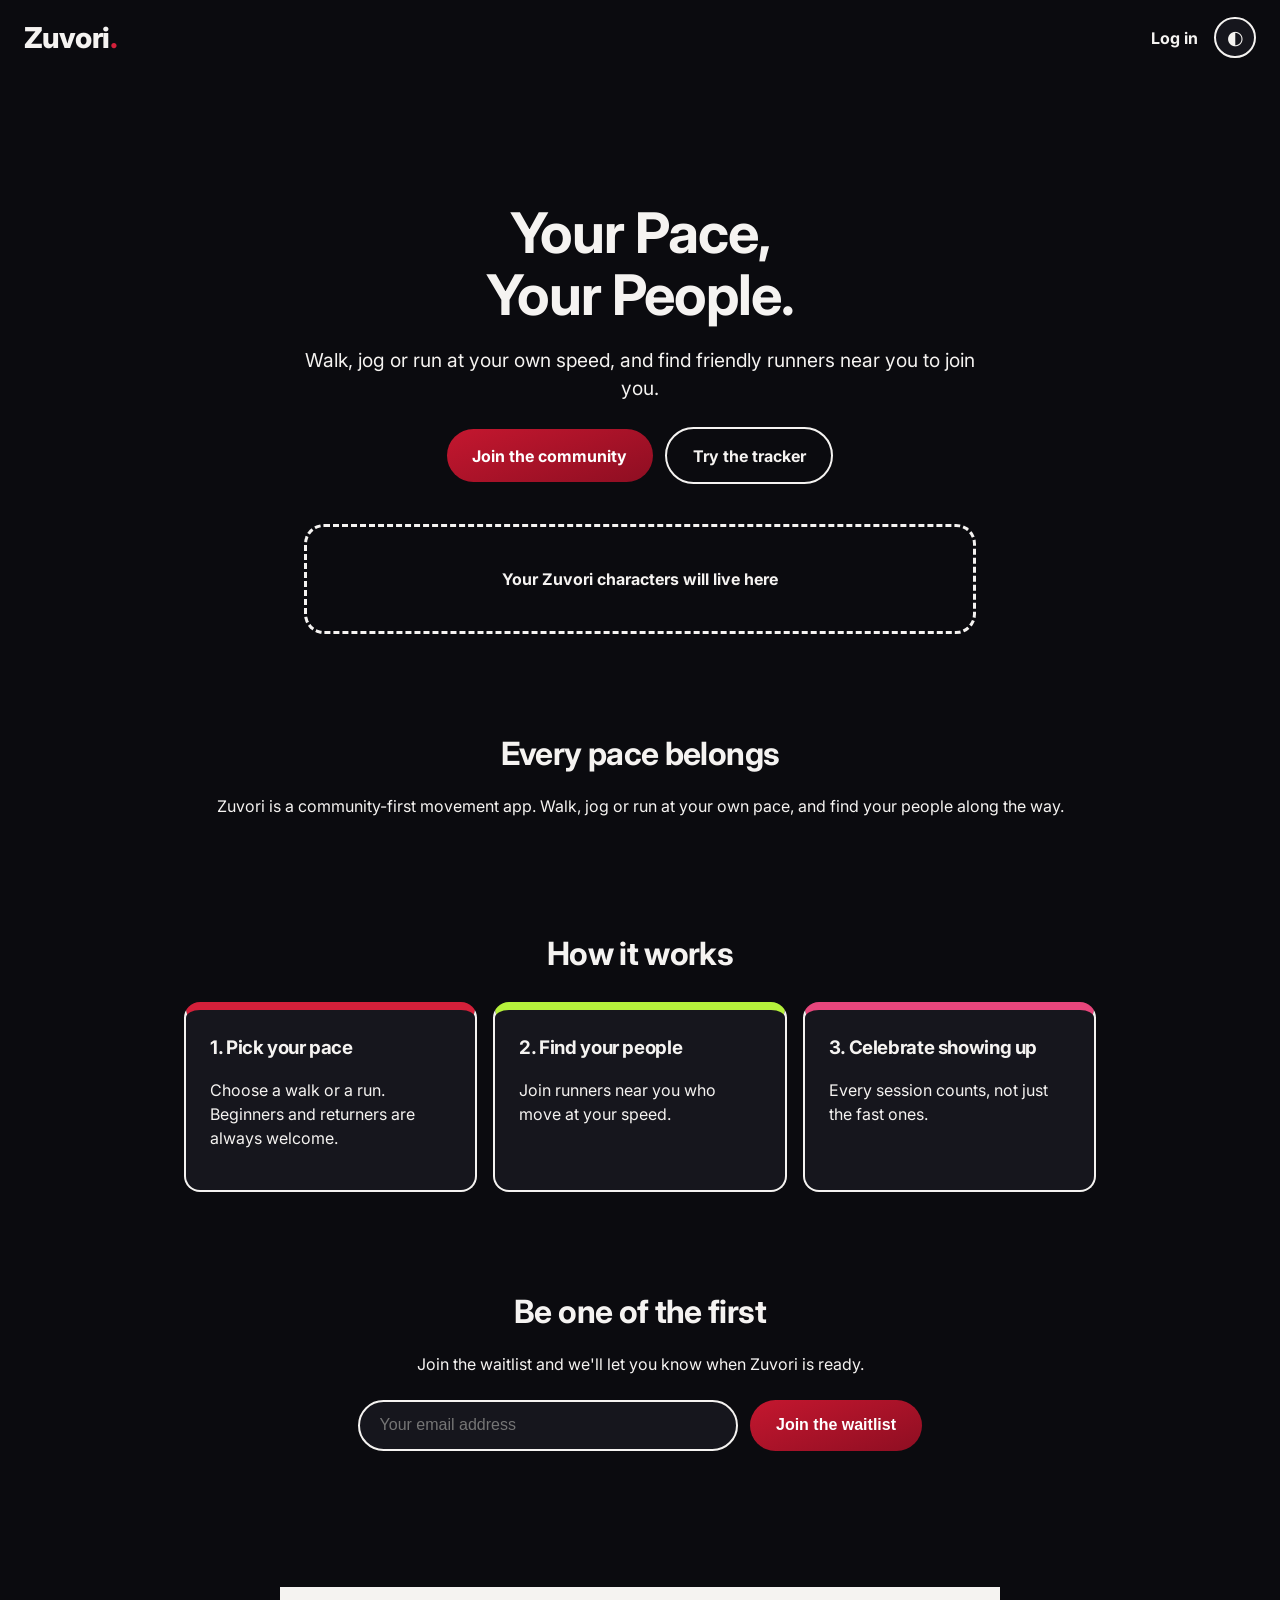
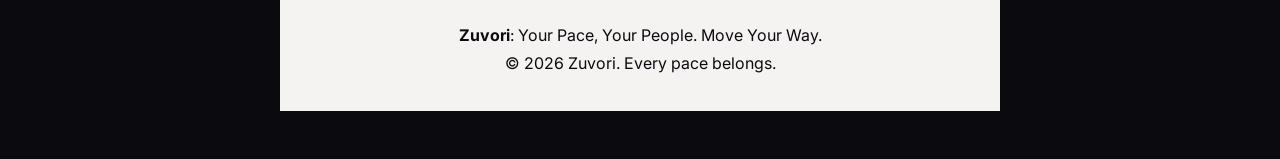
<file: index.html>
<!DOCTYPE html>
<html lang="en">
<head>
  <meta charset="UTF-8">
  <meta name="viewport" content="width=device-width, initial-scale=1.0">
  <title>Zuvori</title>

  <link rel="preconnect" href="https://fonts.googleapis.com">
<link rel="preconnect" href="https://fonts.gstatic.com" crossorigin>
<link href="https://fonts.googleapis.com/css2?family=Inter:wght@400;600;800&display=swap" rel="stylesheet">

  <link rel="stylesheet" href="css/style.css">
</head>
<body>

    <body>
  <nav class="topbar">
    <a href="index.html" class="logo">Zuvori<span class="dot">.</span></a>
    <div class="nav-right">
      <a href="login.html" class="nav-link">Log in</a>
      <button id="theme-toggle" class="theme-toggle" type="button" aria-label="Switch between light and dark mode">◐</button>
    </div>
  </nav>

  <header class="hero">
  
<header class="hero">
    
    <h1>Your Pace,<br>Your People.</h1>
    <p class="hero-sub">Walk, jog or run at your own speed, and find friendly runners near you to join you.</p>
    <a class="btn" href="#join">Join the community</a>
    <a class="btn btn-outline" href="app/index.html">Try the tracker</a>
    <div class="character-slot">Your Zuvori characters will live here</div>
  </header>

  <section class="section">
    <h2>Every pace belongs</h2>
    <p>Zuvori is a community-first movement app. Walk, jog or run at your own pace, and find your people along the way.</p>
  </section>

  <section class="section">
    <h2>How it works</h2>
    <div class="cards">
      <div class="card">
        <h3>1. Pick your pace</h3>
        <p>Choose a walk or a run. Beginners and returners are always welcome.</p>
      </div>
      <div class="card">
        <h3>2. Find your people</h3>
        <p>Join runners near you who move at your speed.</p>
      </div>
      <div class="card">
        <h3>3. Celebrate showing up</h3>
        <p>Every session counts, not just the fast ones.</p>
      </div>
    </div>
  </section>

  <section class="section" id="join">
    <h2>Be one of the first</h2>
    <p>Join the waitlist and we'll let you know when Zuvori is ready.</p>
    <form id="waitlist-form" class="waitlist">
      <label for="email" class="sr-only">Email address</label>
      <input type="email" id="email" placeholder="Your email address" required>
      <button type="submit" class="btn">Join the waitlist</button>
    </form>
    <p id="form-message" class="form-message" role="status"></p>
  </section>

  <footer class="footer">
    <p><strong>Zuvori</strong>: Your Pace, Your People. Move Your Way.</p>
    <p>&copy; 2026 Zuvori. Every pace belongs.</p>
  </footer>

  <script src="js/main.js"></script>
</body>
</html>
</file>
<file: css/style.css>
:root {
  --bg: #FAF7F5;
  --surface: #FFFFFF;
  --text: #14141A;
  --accent: #B01228;
  --accent-grad: linear-gradient(160deg, #C4172F, #8E0E22);
  --success: #0E7A3D;
  --ice: #1F6FEB;
  --glow: rgba(208, 28, 56, .14);

  /* Old names, kept so the tracker keeps working until Step 10 */
  --cream: var(--bg);
  --ink: var(--text);
  --orange: var(--accent);
  --green: var(--success);
  --yellow: #FFC93C;
  --pink: #E8467C;
}

[data-theme="dark"] {
  --bg: #0B0B0F;
  --surface: #16161D;
  --text: #F5F3F1;
  --accent: #D4203A;
  --success: #B6F23C;
  --ice: #5AB0FF;
  --glow: rgba(212,32, 58, .22);
}

h1, h2, h3 { letter-spacing: -.02em; }

* { box-sizing: border-box; }

html{
    scroll-behavior: smooth;
}

body {
  margin: 0;
  font-family: "inter", system-ui, sans-serif;
  background: var(--cream);
  color: var(--ink);
  line-height: 1.5;
}

.hero {
  padding: 4rem 1.5rem 3rem;
  text-align: center;
  background: radial-gradient(ellipse at top var(--glow,transparent 70%))
}

.hero > * { max-width: 720px; margin-left: auto; margin-right: auto; }

.eyebrow {
  display: inline-block;
  background: var(--ink);
  color: var(--cream);
  font-weight: 700;
  font-size: .9rem;
  padding: .4rem 1rem;
  border-radius: 999px;
  margin-bottom: 1rem;
}

.hero h1 {
  font-size: 3.5rem;
  line-height: 1.1;
  margin: 0 auto 1rem;
}

.hero-sub { font-size: 1.2rem; margin-bottom: 1.5rem; }

.character-slot {
  margin-top: 2.5rem;
  padding: 2.5rem 1rem;
  border: 3px dashed var(--ink);
  border-radius: 20px;
  font-weight: 700;
}

.btn {
  display: inline-block;
  background: var(--accent-grad);
  color: #fff;
  font-weight: 700;
  padding: .9rem 1.6rem;
  border-radius: 999px;
  text-decoration: none;
}
.section {
  max-width: 960px;
  margin: 0 auto;
  padding: 3rem 1.5rem;
  text-align: center;
}

.section h2 { font-size: 2rem; margin: 0 0 1rem; }

.cards {
  display: grid;
  gap: 1rem;
  grid-template-columns: repeat(auto-fit, minmax(220px, 1fr));
  margin-top: 1.5rem;
}

.card {
  background: var(--surface);
  border: 2px solid var(--ink);
  border-radius: 16px;
  padding: 1.5rem;
  text-align: left;
}

.card h3 { margin: 0 0 .5rem; }
.card:nth-child(1) { border-top: 8px solid var(--orange); }
.card:nth-child(2) { border-top: 8px solid var(--green); }
.card:nth-child(3) { border-top: 8px solid var(--pink); }

.btn-outline{
    background: transparent;
    border: 2px solid var(--ink);
    margin-left: .5rem;
    color: var(--text);
}

.topbar { display: flex; justify-content: space-between; align-items: center; padding: 1rem 1.5rem; }
.theme-toggle { background: var(--surface); color: var(--text); border: 2px solid var(--text);
  border-radius: 999px; width: 2.6rem; height: 2.6rem; font-size: 1.2rem; cursor: pointer; }

  .logo {
  font-size: 1.8rem;
  font-weight: 800;
  letter-spacing: -.02em;
  color: var(--text);
  text-decoration: none;
}

.logo .dot { color: var(--accent); }

.nav-right { display: flex; align-items: center; gap: 1rem; }
.nav-link { color: var(--text); font-weight: 700; text-decoration: none; }

/* Phone screens */
@media (max-width: 600px) {
  .hero { padding: 2.5rem 1.25rem; }
  .btn-outline{margin: .75rem 0 0;}
  .hero h1 { font-size: 2.4rem; }
  .hero p { font-size: 1.05rem; }

  .section { padding: 2rem 1.25rem; }
  .section h2 { font-size: 1.6rem; }

  .btn {
    display: block;
    width: 100%;
    text-align: center;
  }
}

.waitlist {
  display: flex;
  flex-wrap: wrap;
  gap: .75rem;
  justify-content: center;
  margin-top: 1.5rem;
}

.waitlist input {
  flex: 1 1 260px;
  max-width: 380px;
  padding: .9rem 1.2rem;
  font-size: 1rem;
  border: 2px solid var(--ink);
  border-radius: 999px;
  background: var(--surface);
  color: var(--ink);
}

.waitlist input:focus {
  outline: 3px solid var(--yellow);
}

.waitlist .btn {
  border: none;
  font-size: 1rem;
  cursor: pointer;
}

.form-message {
  font-weight: 700;
  color: var(--green);
  min-height: 1.5rem;
}

.sr-only {
  position: absolute;
  width: 1px;
  height: 1px;
  overflow: hidden;
  clip: rect(0 0 0 0);
}

.footer {
  background: var(--ink);
  color: var(--cream);
  text-align: center;
  padding: 2rem 1.5rem;
  margin-top: 2rem;
}

.footer p { margin: .25rem 0; }
</file>
